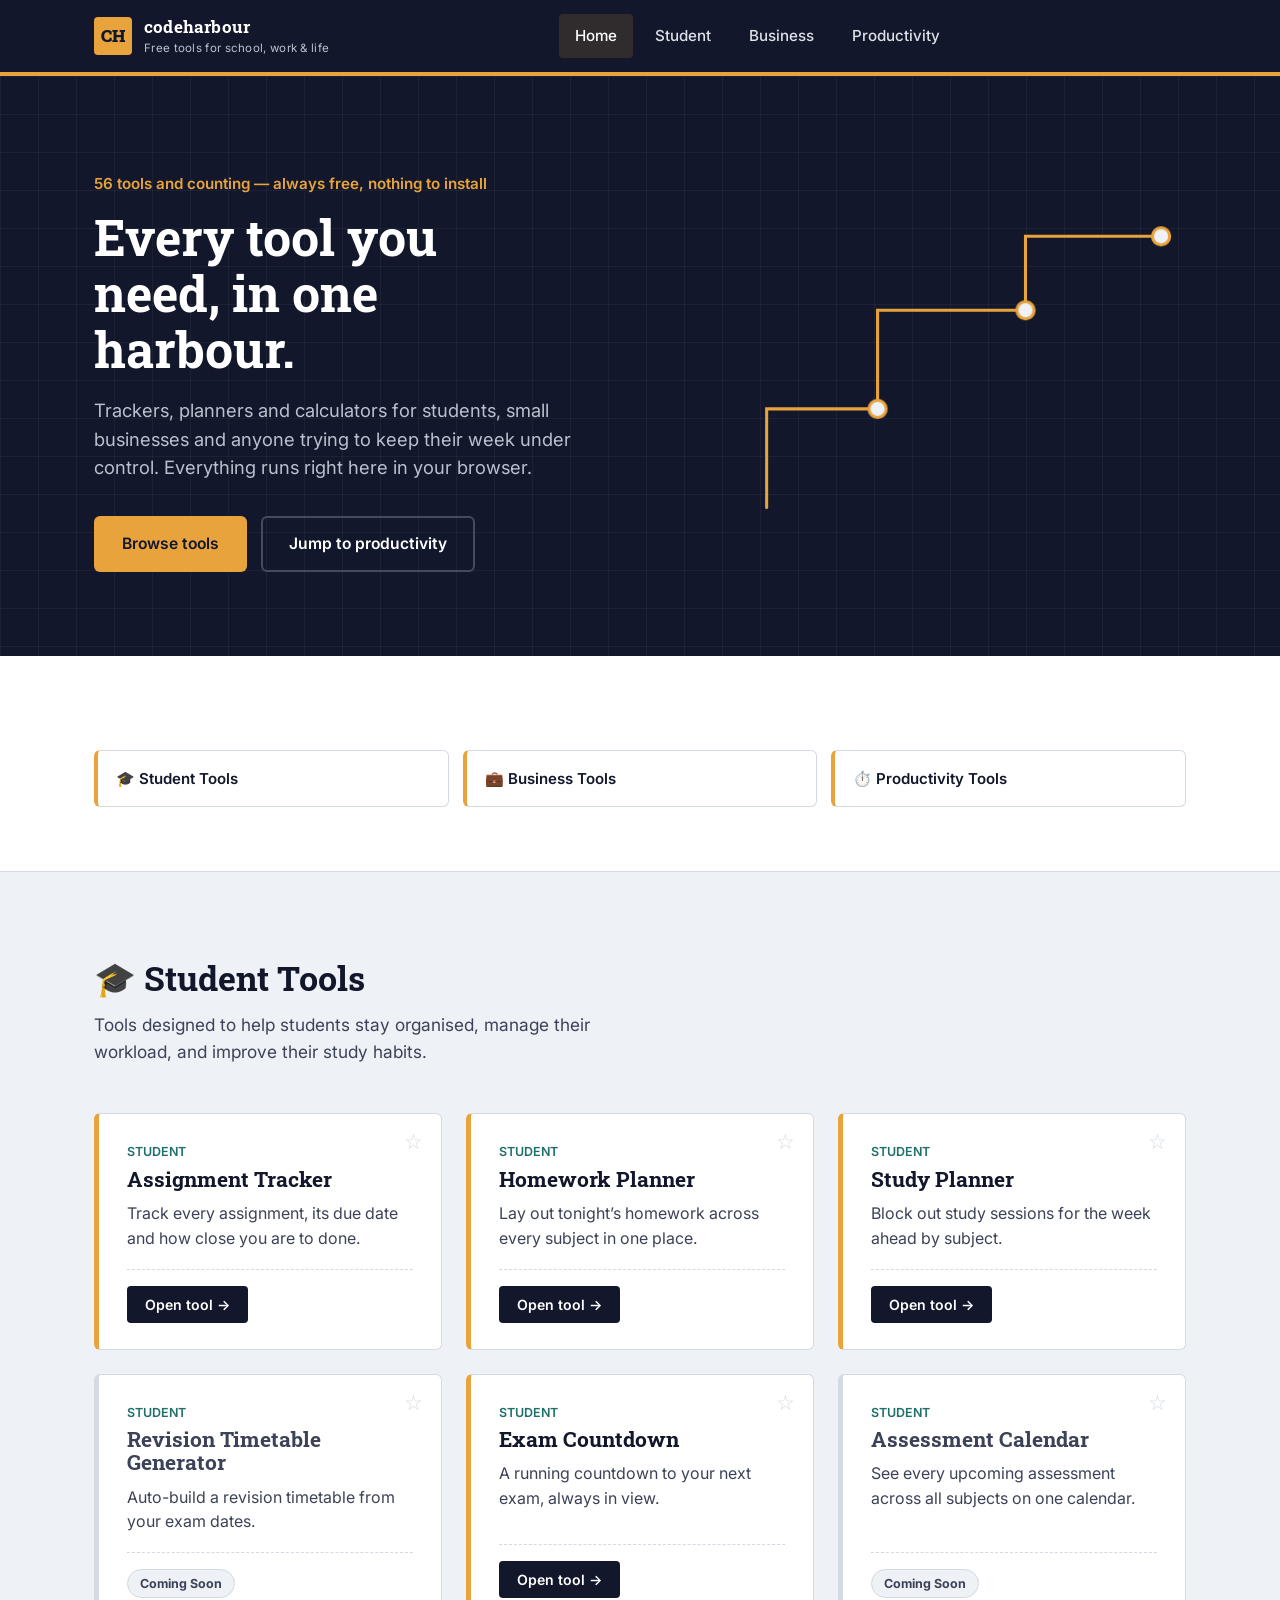
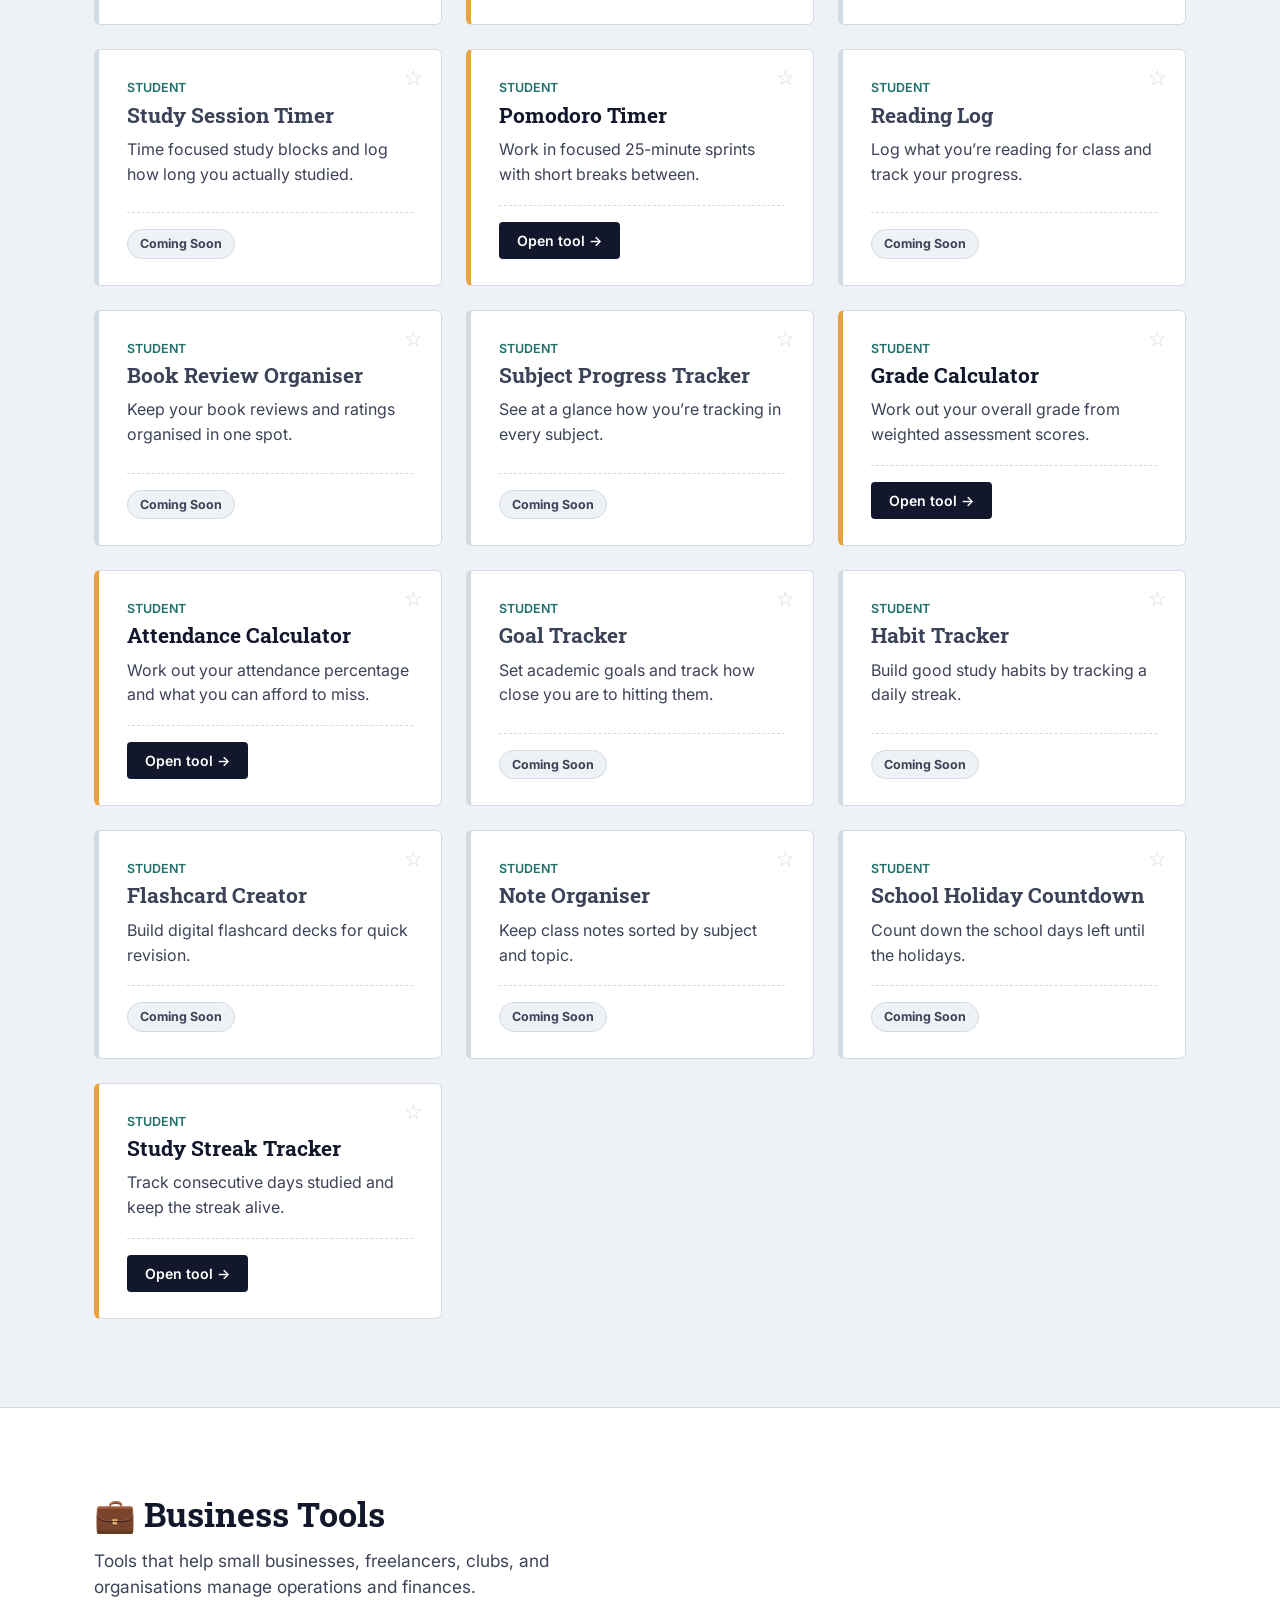
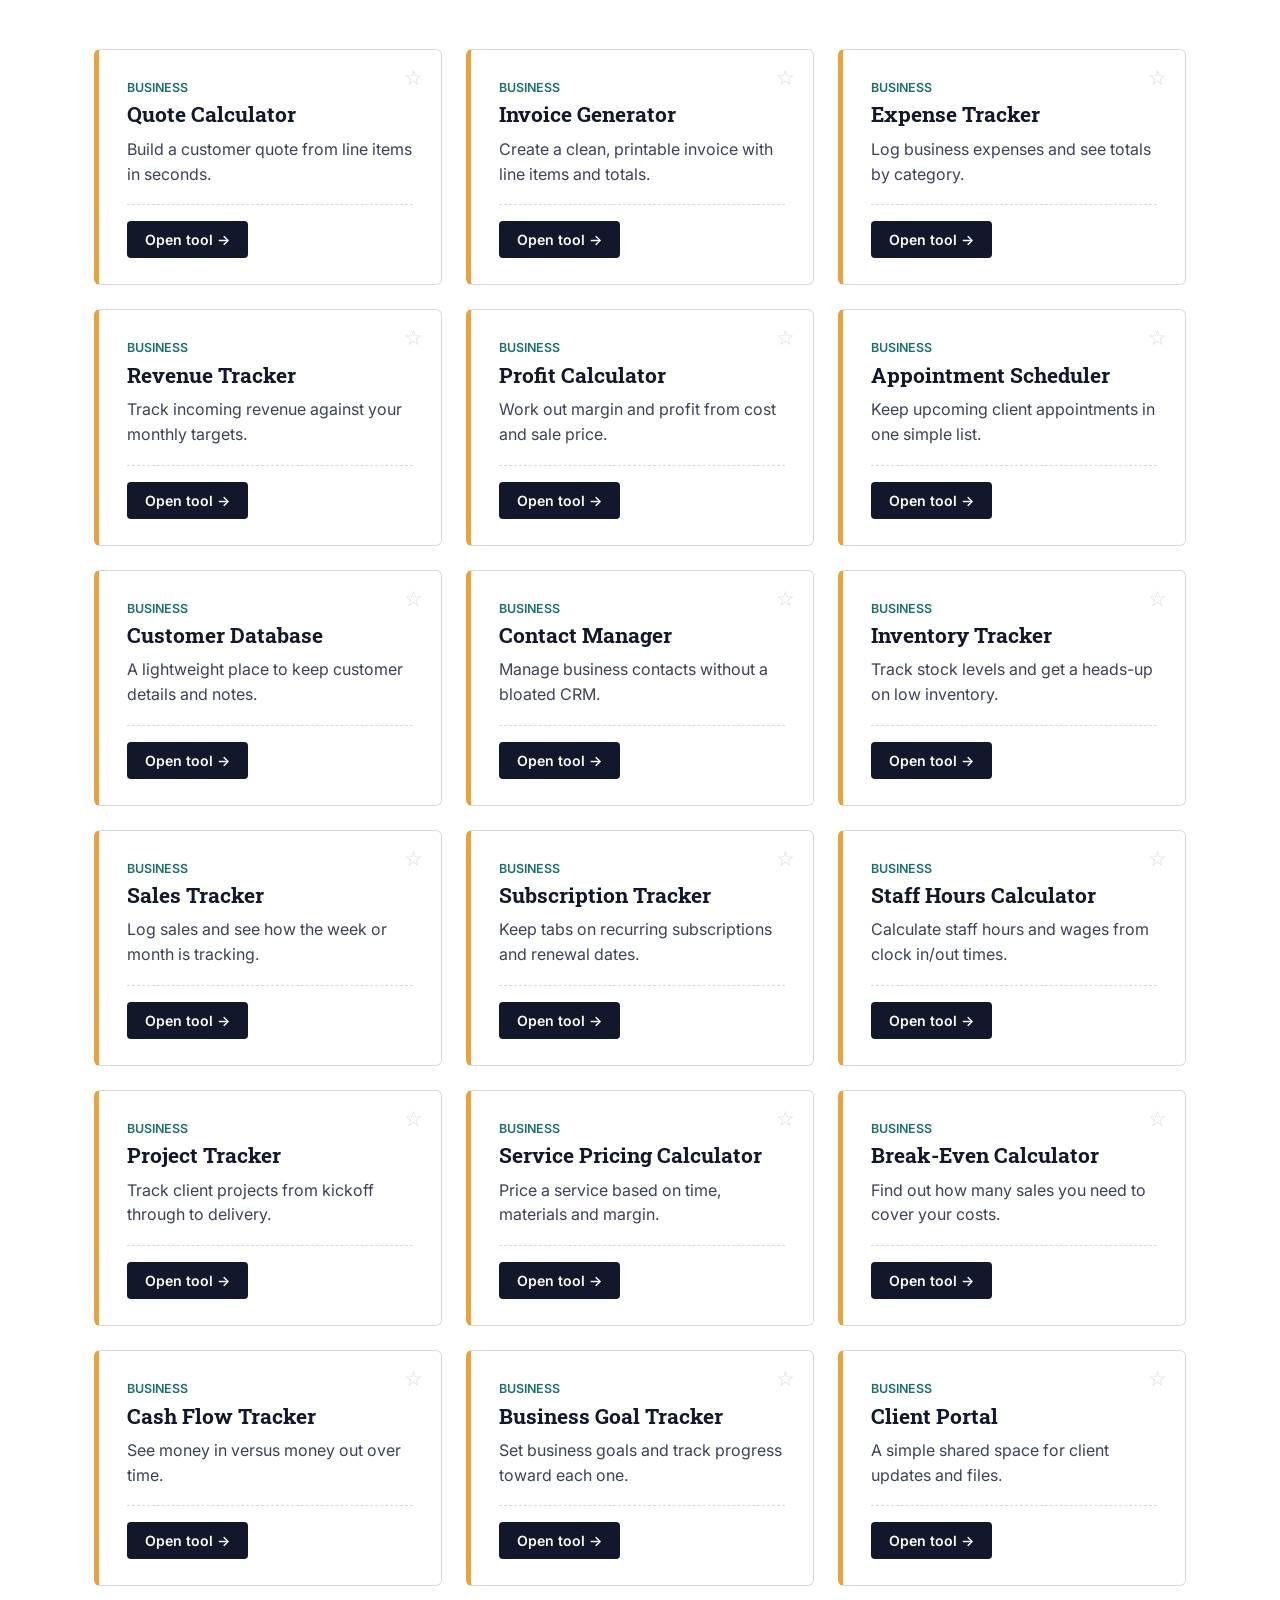
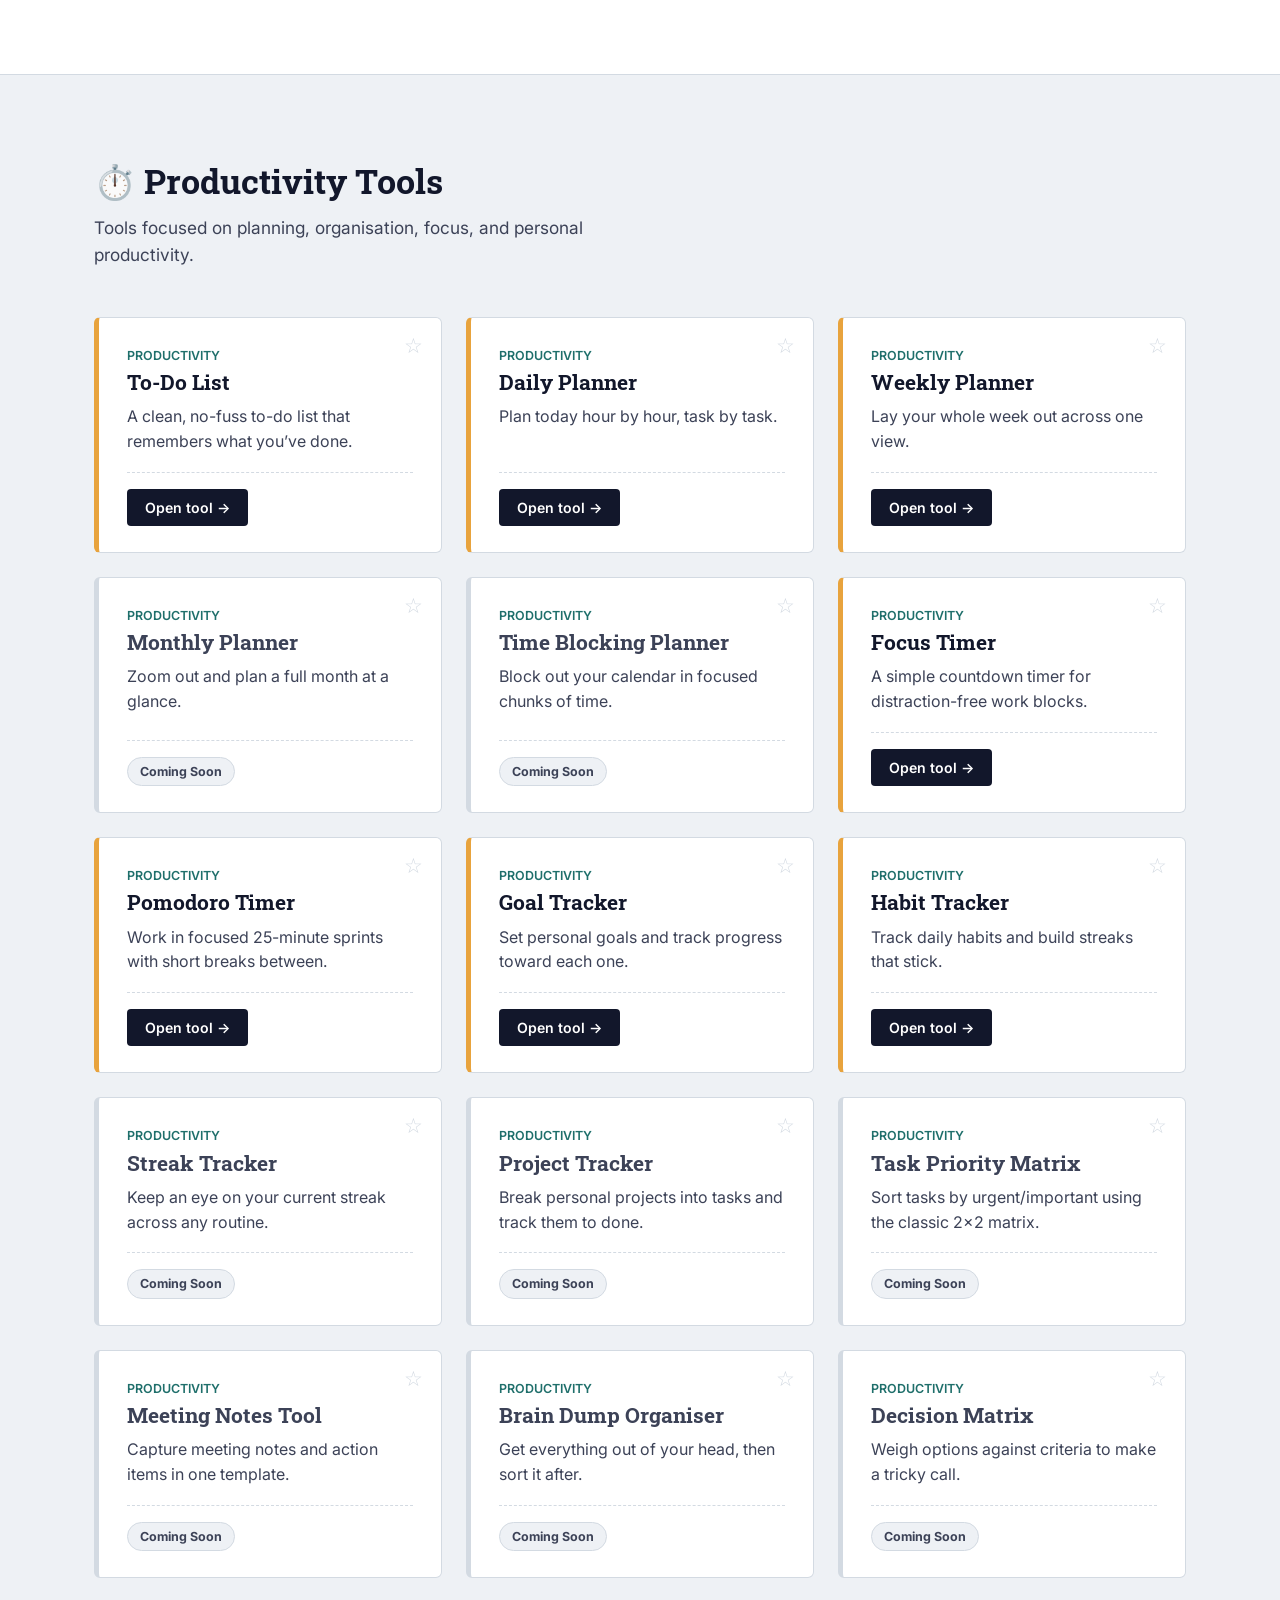
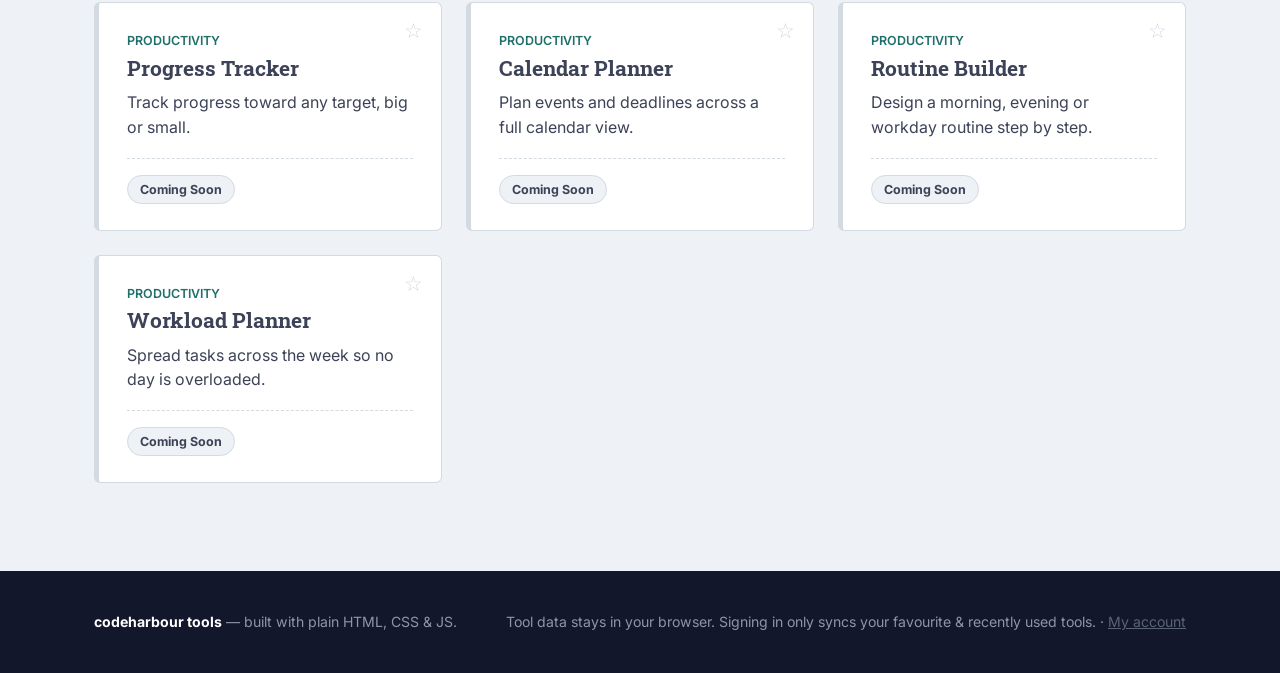
<file: index.html>
<!DOCTYPE html>
<html lang="en">
<head>
<meta charset="UTF-8">
<meta name="viewport" content="width=device-width, initial-scale=1.0">
<title>codeharbour tools — free trackers, planners &amp; calculators</title>
<meta name="description" content="Free browser-based tools for students, small businesses and anyone who wants their day organised. No sign-up, nothing saved to a server.">
<link rel="stylesheet" href="style.css">
</head>
<body>
<header class="nameplate"><div class="container"><a href="#top" class="brand"><span class="brand-mark">CH</span><span class="brand-name">codeharbour<span>Free tools for school, work &amp; life</span></span></a><button class="nav-toggle" aria-label="Open menu" aria-expanded="false">☰</button><ul class="nav-links"><li><a href="#top" aria-current="page">Home</a></li><li><a href="#student">Student</a></li><li><a href="#business">Business</a></li><li><a href="#productivity">Productivity</a></li></ul><div class="nav-auth" id="navAuth"></div></div></header>
<section class="hero" id="top"><div class="blueprint-grid" aria-hidden="true"></div><div class="container"><div class="hero-copy"><p class="eyebrow-note">56 tools and counting — always free, nothing to install</p><h1>Every tool you need, in one harbour.</h1><p class="lede">Trackers, planners and calculators for students, small businesses and anyone trying to keep their week under control. Everything runs right here in your browser.</p><div class="hero-buttons"><a href="#student" class="btn btn-primary">Browse tools</a><a href="#productivity" class="btn btn-outline">Jump to productivity</a></div></div><div class="trace-wrap" aria-hidden="true"><svg viewBox="0 0 360 300" xmlns="http://www.w3.org/2000/svg"><path class="trace-line" d="M20 260 L20 180 L110 180 L110 100 L230 100 L230 40 L340 40"/><circle class="trace-node n1" cx="110" cy="180" r="7"/><circle class="trace-node n2" cx="230" cy="100" r="7"/><circle class="trace-node n3" cx="340" cy="40" r="7"/></svg></div></div></section>
<section class="section-tight" style="background:var(--paper-raised); border-bottom:1px solid var(--line);"><div class="container service-picker"><div class="service-picker-grid"><a href="#student">🎓 Student Tools</a><a href="#business">💼 Business Tools</a><a href="#productivity">⏱️ Productivity Tools</a></div></div></section>
<section class="section" id="student"><div class="container"><div class="section-head"><h2>🎓 Student Tools</h2><p>Tools designed to help students stay organised, manage their workload, and improve their study habits.</p></div><div class="ticket-grid" id="grid-student"></div></div></section>
<section class="section" id="business" style="background:var(--paper-raised); border-top:1px solid var(--line); border-bottom:1px solid var(--line);"><div class="container"><div class="section-head"><h2>💼 Business Tools</h2><p>Tools that help small businesses, freelancers, clubs, and organisations manage operations and finances.</p></div><div class="ticket-grid" id="grid-business"></div></div></section>
<section class="section" id="productivity"><div class="container"><div class="section-head"><h2>⏱️ Productivity Tools</h2><p>Tools focused on planning, organisation, focus, and personal productivity.</p></div><div class="ticket-grid" id="grid-productivity"></div></div></section>
<footer><div class="container"><div><strong>codeharbour tools</strong> — built with plain HTML, CSS &amp; JS.</div><div>Tool data stays in your browser. Signing in only syncs your favourite &amp; recently used tools. · <a href="account.html" style="color:#5a6377;">My account</a></div></div></footer>
<div class="modal-overlay" id="modalOverlay"><div class="modal-panel" role="dialog" aria-modal="true" aria-labelledby="modalTitle"><div class="modal-head"><div><div class="ticket-ref" id="modalRef">TOOL</div><h2 id="modalTitle">Tool name</h2></div><button class="modal-close no-print" id="modalClose" aria-label="Close">✕</button></div><div class="modal-body" id="modalBody"></div></div></div>
<div class="toast" id="toast"></div>
<script src="supabase-config.js"></script><script src="tools-catalog.js"></script><script src="tools.js"></script><script src="tools-extra.js"></script><script src="tools-extra-2.js"></script><script src="tools-business-extra.js"></script><script type="module" src="auth-nav.js"></script>
</body></html>
</file>
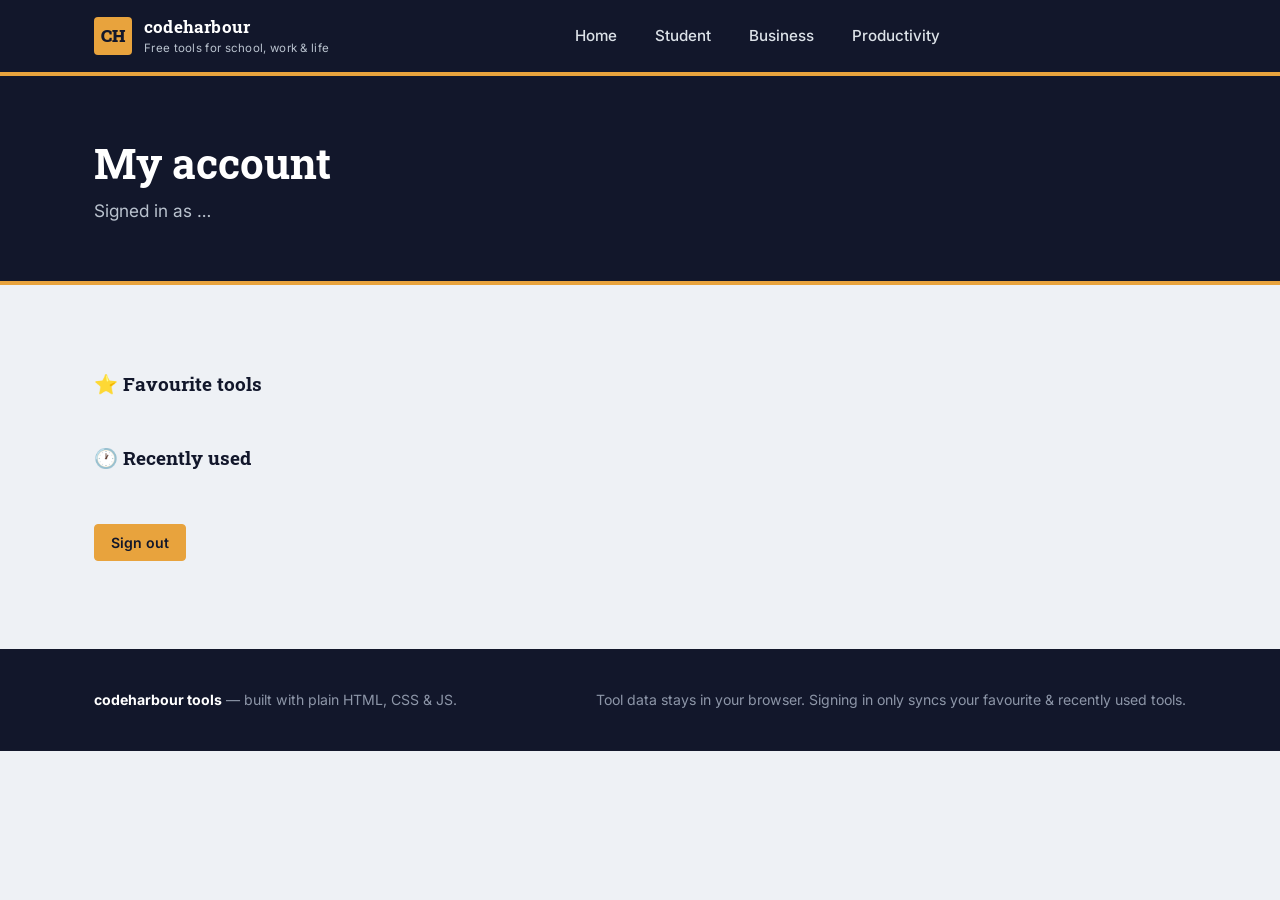
<file: account.html>
<!DOCTYPE html>
<html lang="en">
<head>
<meta charset="UTF-8">
<meta name="viewport" content="width=device-width, initial-scale=1.0">
<title>My account | codeharbour tools</title>
<link rel="stylesheet" href="style.css">
</head>
<body>

<header class="nameplate">
    <div class="container">
        <a href="index.html" class="brand">
            <span class="brand-mark">CH</span>
            <span class="brand-name">codeharbour<span>Free tools for school, work &amp; life</span></span>
        </a>
        <button class="nav-toggle" aria-label="Open menu" aria-expanded="false">☰</button>
        <ul class="nav-links">
            <li><a href="index.html">Home</a></li>
            <li><a href="index.html#student">Student</a></li>
            <li><a href="index.html#business">Business</a></li>
            <li><a href="index.html#productivity">Productivity</a></li>
        </ul>
        <div class="nav-auth" id="navAuth"></div>
    </div>
</header>

<section class="page-header">
    <div class="container">
        <h1>My account</h1>
        <p>Signed in as <span id="accountEmail">…</span></p>
    </div>
</section>

<section class="section">
    <div class="container">
        <h2 class="section-subhead" style="margin-top:0;">⭐ Favourite tools</h2>
        <div class="ticket-grid" id="favGrid"></div>
        <p class="empty-note" id="favEmpty" style="display:none;">No favourites yet — tap the star on any tool card to save it here.</p>

        <h2 class="section-subhead">🕐 Recently used</h2>
        <div class="ticket-grid" id="recentGrid"></div>
        <p class="empty-note" id="recentEmpty" style="display:none;">Nothing opened yet — your last few tools will show up here.</p>

        <div style="margin-top:40px;">
            <button class="btn-nav filled" id="signOutBtn" type="button">Sign out</button>
        </div>
    </div>
</section>

<footer>
    <div class="container">
        <div><strong>codeharbour tools</strong> — built with plain HTML, CSS &amp; JS.</div>
        <div>Tool data stays in your browser. Signing in only syncs your favourite &amp; recently used tools.</div>
    </div>
</footer>

<script src="supabase-config.js"></script>
<script src="tools-catalog.js"></script>
<script type="module" src="account.js"></script>
<script type="module" src="auth-nav.js"></script>
</body>
</html>
</file>
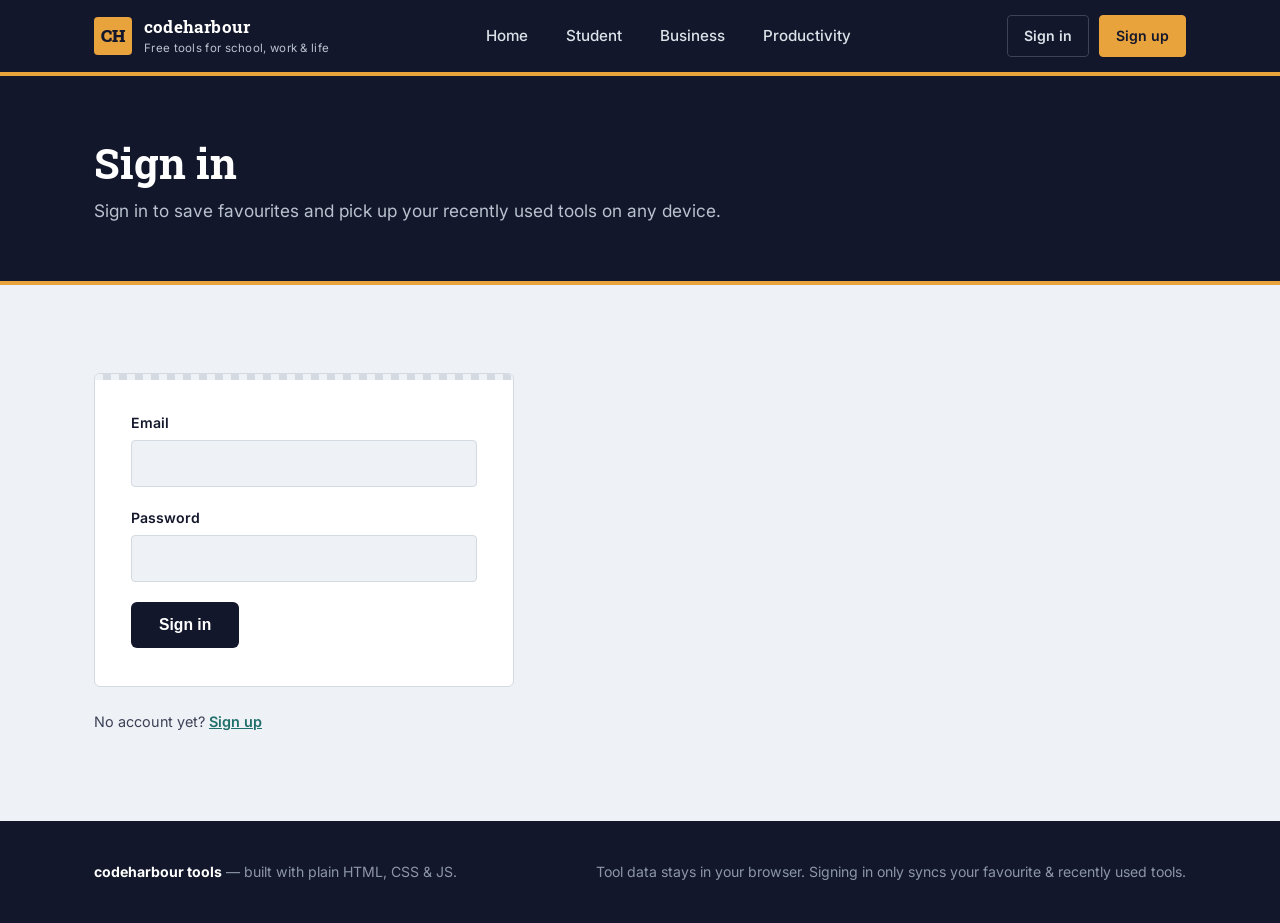
<file: signin.html>
<!DOCTYPE html>
<html lang="en">
<head>
<meta charset="UTF-8">
<meta name="viewport" content="width=device-width, initial-scale=1.0">
<title>Sign in | codeharbour tools</title>
<link rel="stylesheet" href="style.css">
</head>
<body>

<header class="nameplate">
    <div class="container">
        <a href="index.html" class="brand">
            <span class="brand-mark">CH</span>
            <span class="brand-name">codeharbour<span>Free tools for school, work &amp; life</span></span>
        </a>
        <button class="nav-toggle" aria-label="Open menu" aria-expanded="false">☰</button>
        <ul class="nav-links">
            <li><a href="index.html">Home</a></li>
            <li><a href="index.html#student">Student</a></li>
            <li><a href="index.html#business">Business</a></li>
            <li><a href="index.html#productivity">Productivity</a></li>
        </ul>
        <div class="nav-auth">
            <a class="btn-nav" href="signin.html" aria-current="page">Sign in</a>
            <a class="btn-nav filled" href="signup.html">Sign up</a>
        </div>
    </div>
</header>

<section class="page-header">
    <div class="container">
        <h1>Sign in</h1>
        <p>Sign in to save favourites and pick up your recently used tools on any device.</p>
    </div>
</section>

<section class="section">
    <div class="container">
        <form id="signinForm" class="intake" style="max-width:420px;" novalidate>
            <div class="field">
                <label for="email">Email</label>
                <input type="email" id="email" name="email" required autocomplete="username">
            </div>
            <div class="field">
                <label for="password">Password</label>
                <input type="password" id="password" name="password" required autocomplete="current-password">
            </div>
            <button type="submit">Sign in</button>
            <div class="form-status err" id="signinError" role="alert">Sign-in failed — check your email and password.</div>
        </form>
        <p style="margin-top:24px; font-size:.9rem; color:var(--ink-soft);">
            No account yet? <a href="signup.html" style="color:var(--teal); font-weight:600;">Sign up</a>
        </p>
    </div>
</section>

<footer>
    <div class="container">
        <div><strong>codeharbour tools</strong> — built with plain HTML, CSS &amp; JS.</div>
        <div>Tool data stays in your browser. Signing in only syncs your favourite &amp; recently used tools.</div>
    </div>
</footer>

<script src="supabase-config.js"></script>
<script type="module" src="signin.js"></script>
</body>
</html>
</file>
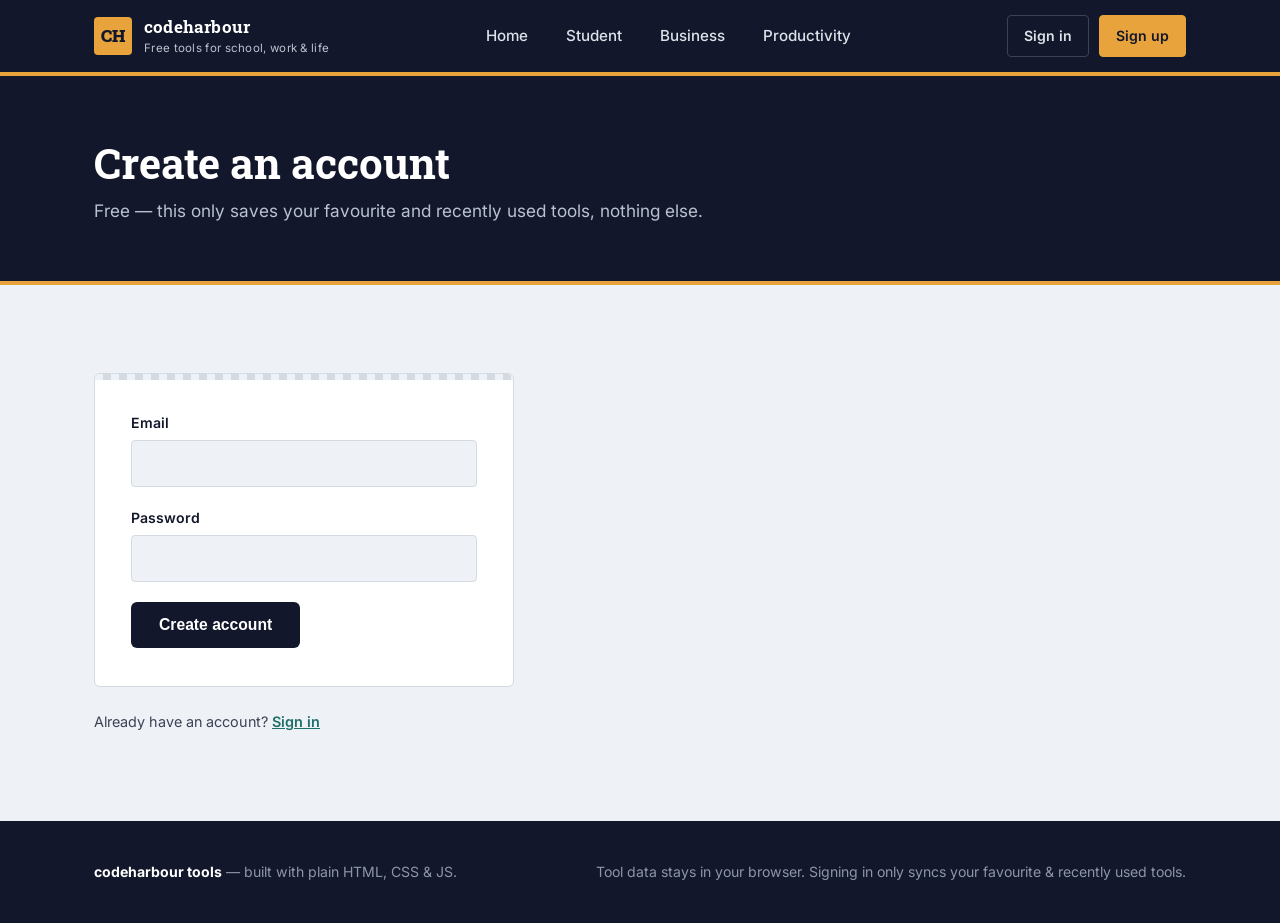
<file: signup.html>
<!DOCTYPE html>
<html lang="en">
<head>
<meta charset="UTF-8">
<meta name="viewport" content="width=device-width, initial-scale=1.0">
<title>Sign up | codeharbour tools</title>
<link rel="stylesheet" href="style.css">
</head>
<body>

<header class="nameplate">
    <div class="container">
        <a href="index.html" class="brand">
            <span class="brand-mark">CH</span>
            <span class="brand-name">codeharbour<span>Free tools for school, work &amp; life</span></span>
        </a>
        <button class="nav-toggle" aria-label="Open menu" aria-expanded="false">☰</button>
        <ul class="nav-links">
            <li><a href="index.html">Home</a></li>
            <li><a href="index.html#student">Student</a></li>
            <li><a href="index.html#business">Business</a></li>
            <li><a href="index.html#productivity">Productivity</a></li>
        </ul>
        <div class="nav-auth">
            <a class="btn-nav" href="signin.html">Sign in</a>
            <a class="btn-nav filled" href="signup.html" aria-current="page">Sign up</a>
        </div>
    </div>
</header>

<section class="page-header">
    <div class="container">
        <h1>Create an account</h1>
        <p>Free — this only saves your favourite and recently used tools, nothing else.</p>
    </div>
</section>

<section class="section">
    <div class="container">
        <form id="signupForm" class="intake" style="max-width:420px;" novalidate>
            <div class="field">
                <label for="email">Email</label>
                <input type="email" id="email" name="email" required autocomplete="username">
            </div>
            <div class="field">
                <label for="password">Password</label>
                <input type="password" id="password" name="password" required minlength="6" autocomplete="new-password">
            </div>
            <button type="submit">Create account</button>
            <div class="form-status err" id="signupError" role="alert"></div>
            <div class="form-status ok" id="signupStatus" role="status"></div>
        </form>
        <p style="margin-top:24px; font-size:.9rem; color:var(--ink-soft);">
            Already have an account? <a href="signin.html" style="color:var(--teal); font-weight:600;">Sign in</a>
        </p>
    </div>
</section>

<footer>
    <div class="container">
        <div><strong>codeharbour tools</strong> — built with plain HTML, CSS &amp; JS.</div>
        <div>Tool data stays in your browser. Signing in only syncs your favourite &amp; recently used tools.</div>
    </div>
</footer>

<script src="supabase-config.js"></script>
<script type="module" src="signup.js"></script>
</body>
</html>
</file>
<file: style.css>
@import url('https://fonts.googleapis.com/css2?family=Roboto+Slab:wght@500;700;900&family=Inter:wght@400;500;600&display=swap');

:root{
    --ink:#12172B;
    --ink-soft:#3C4257;
    --paper:#EEF1F5;
    --paper-raised:#FFFFFF;
    --amber:#E8A33D;
    --amber-deep:#C87F1F;
    --teal:#1F6F6B;
    --line:#D3DAE2;
    --radius:6px;
    --container:1140px;
}

*,*::before,*::after{ box-sizing:border-box; }

html{ scroll-behavior:smooth; }

body{
    margin:0;
    background:var(--paper);
    color:var(--ink);
    font-family:'Inter',Arial,sans-serif;
    font-size:16px;
    line-height:1.55;
    -webkit-font-smoothing:antialiased;
}

h1,h2,h3{
    font-family:'Roboto Slab',Georgia,serif;
    font-weight:700;
    line-height:1.12;
    margin:0;
    color:var(--ink);
}

p{ margin:0; color:var(--ink-soft); max-width:62ch; }

a{ color:inherit; }

.container{
    max-width:var(--container);
    margin:0 auto;
    padding:0 24px;
}

:focus-visible{
    outline:3px solid var(--amber-deep);
    outline-offset:2px;
}

/* ---------- Nameplate nav ---------- */

.nameplate{
    background:var(--ink);
    border-bottom:4px solid var(--amber);
}

.nameplate .container{
    display:flex;
    align-items:center;
    justify-content:space-between;
    padding-top:14px;
    padding-bottom:14px;
}

.brand{
    display:flex;
    align-items:center;
    gap:12px;
    text-decoration:none;
}

.brand-mark{
    width:38px;
    height:38px;
    background:var(--amber);
    border-radius:4px;
    display:flex;
    align-items:center;
    justify-content:center;
    font-family:'Roboto Slab',serif;
    font-weight:900;
    color:var(--ink);
    font-size:1.05rem;
    flex-shrink:0;
}

.brand-name{
    font-family:'Roboto Slab',serif;
    font-weight:700;
    color:#fff;
    font-size:1.05rem;
    letter-spacing:.2px;
}

.brand-name span{
    display:block;
    font-family:'Inter',sans-serif;
    font-weight:400;
    font-size:.72rem;
    color:#B9C2CE;
    letter-spacing:.3px;
}

.nav-links{
    display:flex;
    gap:6px;
    list-style:none;
    margin:0;
    padding:0;
}

.nav-links a{
    display:block;
    padding:10px 16px;
    color:#DCE2E8;
    text-decoration:none;
    font-size:.95rem;
    font-weight:500;
    border-radius:4px;
    transition:background .15s ease, color .15s ease;
}

.nav-links a:hover,
.nav-links a[aria-current="page"]{
    background:rgba(232,163,61,0.14);
    color:#fff;
}

.nav-toggle{
    display:none;
    background:none;
    border:1px solid #3C4257;
    border-radius:4px;
    color:#fff;
    width:42px;
    height:38px;
    font-size:1.2rem;
    cursor:pointer;
}

/* ---------- Hero ---------- */

.hero{
    position:relative;
    background:var(--ink);
    color:#fff;
    overflow:hidden;
    padding:96px 0 84px;
}

.hero .blueprint-grid{
    position:absolute;
    inset:0;
    background-image:
        linear-gradient(rgba(255,255,255,0.045) 1px, transparent 1px),
        linear-gradient(90deg, rgba(255,255,255,0.045) 1px, transparent 1px);
    background-size:38px 38px;
    pointer-events:none;
}

.hero .container{
    position:relative;
    display:grid;
    grid-template-columns:1.15fr .85fr;
    gap:48px;
    align-items:center;
}

.hero-copy .eyebrow-note{
    color:var(--amber);
    font-weight:600;
    font-size:.95rem;
    margin-bottom:14px;
}

.hero h1{
    font-size:3.1rem;
    color:#fff;
    max-width:14ch;
}

.hero p.lede{
    color:#B9C2CE;
    font-size:1.15rem;
    margin-top:20px;
    max-width:42ch;
}

.hero-buttons{
    display:flex;
    gap:14px;
    margin-top:34px;
    flex-wrap:wrap;
}

.btn{
    display:inline-block;
    padding:14px 26px;
    border-radius:var(--radius);
    text-decoration:none;
    font-weight:600;
    font-size:.98rem;
    border:2px solid transparent;
    transition:transform .12s ease, background .15s ease;
}

.btn:hover{ transform:translateY(-1px); }

.btn-primary{ background:var(--amber); color:var(--ink); }
.btn-primary:hover{ background:#f0b45a; }

.btn-outline{ background:transparent; color:#fff; border-color:#454B5F; }
.btn-outline:hover{ border-color:var(--amber); }

/* Circuit trace SVG */
.trace-wrap{ position:relative; }
.trace-wrap svg{ width:100%; height:auto; display:block; }

.trace-line{
    fill:none;
    stroke:var(--amber);
    stroke-width:2.5;
    stroke-linecap:round;
    stroke-dasharray:900;
    stroke-dashoffset:900;
    animation:draw 2.4s ease forwards .3s;
}

.trace-node{
    fill:var(--paper);
    stroke:var(--amber);
    stroke-width:2.5;
    opacity:0;
    animation:pop .5s ease forwards;
}

.trace-node.n1{ animation-delay:.9s; }
.trace-node.n2{ animation-delay:1.5s; }
.trace-node.n3{ animation-delay:2.1s; }

@keyframes draw{ to{ stroke-dashoffset:0; } }
@keyframes pop{ from{ opacity:0; transform:scale(.4); } to{ opacity:1; transform:scale(1); } }

@media (prefers-reduced-motion:reduce){
    .trace-line, .trace-node{ animation:none; stroke-dashoffset:0; opacity:1; }
    html{ scroll-behavior:auto; }
}

/* ---------- Preview / section headers ---------- */

.section{ padding:88px 0; }
.section-tight{ padding:64px 0; }

.section-head{
    max-width:56ch;
    margin-bottom:48px;
}

.section-head h2{ font-size:2.1rem; }
.section-head p{ margin-top:14px; font-size:1.08rem; }

.page-header{
    background:var(--ink);
    color:#fff;
    padding:64px 0 56px;
    border-bottom:4px solid var(--amber);
}

.page-header h1{ color:#fff; font-size:2.6rem; }
.page-header p{ color:#B9C2CE; margin-top:12px; font-size:1.08rem; }

/* ---------- Service tickets (cards) ---------- */

.ticket-grid{
    display:grid;
    grid-template-columns:repeat(auto-fit,minmax(280px,1fr));
    gap:24px;
}

.ticket{
    background:var(--paper-raised);
    border:1px solid var(--line);
    border-left:5px solid var(--amber);
    border-radius:var(--radius);
    padding:28px 28px 26px;
}

.ticket h3{ font-size:1.3rem; }
.ticket h2{ font-size:1.3rem; }

.ticket .ticket-ref{
    font-size:.78rem;
    color:var(--teal);
    font-weight:600;
    margin-bottom:6px;
}

.ticket p{ margin-top:10px; }

.ticket ul{
    margin:16px 0 0;
    padding-left:0;
    list-style:none;
    border-top:1px dashed var(--line);
    padding-top:14px;
}

.ticket li{
    position:relative;
    padding-left:20px;
    margin-bottom:8px;
    color:var(--ink-soft);
    font-size:.94rem;
}

.ticket li::before{
    content:"";
    position:absolute;
    left:0; top:8px;
    width:8px; height:8px;
    background:var(--teal);
    border-radius:1px;
}

/* ---------- Pricing receipts ---------- */

.receipt-grid{
    display:grid;
    grid-template-columns:repeat(auto-fit,minmax(260px,1fr));
    gap:24px;
    align-items:start;
}

.receipt{
    background:var(--paper-raised);
    border:1px solid var(--line);
    border-radius:var(--radius);
    position:relative;
    padding:30px 28px 28px;
}

.receipt::before{
    content:"";
    position:absolute;
    top:0; left:0; right:0;
    height:6px;
    background:repeating-linear-gradient(90deg, var(--paper) 0 8px, transparent 8px 16px);
    background-color:var(--line);
    border-radius:var(--radius) var(--radius) 0 0;
}

.receipt.featured{
    border-color:var(--amber);
    box-shadow:0 14px 30px -18px rgba(200,127,31,.55);
}

.receipt .tag{
    display:inline-block;
    background:var(--amber);
    color:var(--ink);
    font-size:.74rem;
    font-weight:700;
    padding:3px 10px;
    border-radius:3px;
    margin-bottom:14px;
}

.receipt h2{ font-size:1.2rem; }

.receipt .price{
    font-family:'Roboto Slab',serif;
    font-size:2.1rem;
    font-weight:700;
    margin-top:10px;
    color:var(--ink);
}

.receipt .price span{
    font-family:'Inter',sans-serif;
    font-size:.95rem;
    font-weight:400;
    color:var(--ink-soft);
}

.receipt p.desc{ margin-top:12px; }

.receipt hr{
    border:none;
    border-top:1px dashed var(--line);
    margin:20px 0;
}

.receipt ul{ list-style:none; margin:0; padding:0; }
.receipt li{
    display:flex;
    justify-content:space-between;
    gap:10px;
    font-size:.92rem;
    color:var(--ink-soft);
    padding:6px 0;
}

/* ---------- How we work (real sequence) ---------- */

.steps{
    display:grid;
    grid-template-columns:repeat(auto-fit,minmax(220px,1fr));
    gap:28px;
}

.step{ position:relative; padding-left:2px; }

.step .step-no{
    font-family:'Roboto Slab',serif;
    font-size:2.4rem;
    color:var(--amber);
    line-height:1;
}

.step h3{ margin-top:10px; font-size:1.1rem; }
.step p{ margin-top:8px; font-size:.95rem; }

/* ---------- Content / about ---------- */

.content-block{ max-width:68ch; }
.content-block p + p{ margin-top:18px; }

.split{
    display:grid;
    grid-template-columns:1fr 1fr;
    gap:56px;
    align-items:start;
}

/* ---------- Form (intake ticket) ---------- */

.intake{
    max-width:640px;
    background:var(--paper-raised);
    border:1px solid var(--line);
    border-radius:var(--radius);
    padding:38px 36px;
    position:relative;
}

.intake::before{
    content:"";
    position:absolute;
    top:0; left:0; right:0;
    height:6px;
    background:repeating-linear-gradient(90deg, var(--paper) 0 8px, transparent 8px 16px);
    background-color:var(--line);
    border-radius:var(--radius) var(--radius) 0 0;
}

.field{
    display:flex;
    flex-direction:column;
    gap:6px;
    margin-bottom:20px;
}

.field label{
    font-size:.88rem;
    font-weight:600;
    color:var(--ink);
}

input,select,textarea{
    padding:13px 14px;
    border:1px solid var(--line);
    border-radius:4px;
    font-family:'Inter',sans-serif;
    font-size:.98rem;
    background:var(--paper);
    color:var(--ink);
}

textarea{ min-height:120px; resize:vertical; }

input:focus,select:focus,textarea:focus{
    outline:2px solid var(--teal);
    outline-offset:1px;
    background:#fff;
}

button[type="submit"]{
    background:var(--ink);
    color:#fff;
    border:none;
    padding:14px 28px;
    border-radius:var(--radius);
    font-weight:600;
    font-size:.98rem;
    cursor:pointer;
    transition:background .15s ease;
}

button[type="submit"]:hover{ background:#232A45; }

.form-note{
    margin-top:18px;
    font-size:.86rem;
    color:var(--ink-soft);
}

.form-status{
    margin-top:16px;
    padding:12px 14px;
    border-radius:4px;
    font-size:.92rem;
    display:none;
}

.form-status.show{ display:block; }
.form-status.ok{ background:#E7F3EF; color:var(--teal); border:1px solid #BEDDD4; }

/* ---------- Contact strip ---------- */

.contact-strip{
    display:grid;
    grid-template-columns:repeat(auto-fit,minmax(180px,1fr));
    gap:24px;
    margin-top:44px;
    padding-top:36px;
    border-top:1px solid var(--line);
}

.contact-strip h3{ font-size:.95rem; }
.contact-strip p{ margin-top:6px; font-size:.92rem; }

/* ---------- Footer ---------- */

footer{
    background:var(--ink);
    color:#8D96A8;
    padding:40px 0;
    font-size:.88rem;
}

footer .container{
    display:flex;
    justify-content:space-between;
    flex-wrap:wrap;
    gap:12px;
}

footer strong{ color:#fff; }

/* ---------- Responsive ---------- */

@media (max-width:860px){
    .hero .container{ grid-template-columns:1fr; }
    .hero h1{ font-size:2.4rem; max-width:none; }
    .split{ grid-template-columns:1fr; gap:32px; }
    .nav-links{
        position:absolute;
        top:100%; left:0; right:0;
        background:var(--ink);
        flex-direction:column;
        padding:8px 24px 18px;
        display:none;
        border-bottom:4px solid var(--amber);
    }
    .nav-links.open{ display:flex; }
    .nav-toggle{ display:block; }
    .nameplate .container{ position:relative; }
}

@media (max-width:560px){
    .hero{ padding:64px 0 56px; }
    .hero h1{ font-size:2rem; }
    .section{ padding:64px 0; }
    .page-header{ padding:48px 0 40px; }
    .page-header h1{ font-size:2rem; }
}

/* ---------- Nav auth buttons ---------- */

.nav-auth{
    display:flex;
    align-items:center;
    gap:10px;
}

.btn-nav{
    padding:9px 16px;
    border-radius:4px;
    font-size:.88rem;
    font-weight:600;
    text-decoration:none;
    cursor:pointer;
    border:1px solid #3C4257;
    background:transparent;
    color:#DCE2E8;
    font-family:'Inter',sans-serif;
    transition:background .15s ease, border-color .15s ease;
}

.btn-nav:hover{ border-color:var(--amber); color:#fff; }

.btn-nav.filled{
    background:var(--amber);
    color:var(--ink);
    border-color:var(--amber);
}

.btn-nav.filled:hover{ background:#f0b45a; }

/* ---------- Toast ---------- */

.toast{
    position:fixed;
    left:50%;
    bottom:28px;
    transform:translate(-50%, 16px);
    background:var(--ink);
    color:#fff;
    border:1px solid #3C4257;
    border-left:4px solid var(--amber);
    padding:14px 20px;
    border-radius:6px;
    font-size:.92rem;
    box-shadow:0 16px 34px -14px rgba(0,0,0,.45);
    opacity:0;
    pointer-events:none;
    transition:opacity .2s ease, transform .2s ease;
    z-index:50;
    max-width:min(90vw, 360px);
}

.toast.show{
    opacity:1;
    transform:translate(-50%, 0);
}

/* ---------- Widget cards (services) ---------- */

.widget-card{
    display:flex;
    flex-direction:column;
}

.widget-card .ticket-ref{ display:flex; align-items:center; gap:8px; }

.widget-card .code-chip{
    width:26px; height:26px;
    background:var(--ink);
    color:var(--amber);
    border-radius:4px;
    display:inline-flex;
    align-items:center;
    justify-content:center;
    font-family:'Roboto Slab',serif;
    font-weight:700;
    font-size:.72rem;
}

.widget-price-row{
    margin-top:18px;
    padding-top:14px;
    border-top:1px dashed var(--line);
    display:flex;
    align-items:baseline;
    justify-content:space-between;
    gap:10px;
}

.widget-price{
    font-family:'Roboto Slab',serif;
    font-weight:700;
    font-size:1.5rem;
    color:var(--ink);
}

.widget-price small{
    font-family:'Inter',sans-serif;
    font-weight:400;
    font-size:.72rem;
    color:var(--ink-soft);
    display:block;
    margin-top:2px;
}

.widget-card .btn-quote{
    margin-top:16px;
    display:block;
    text-align:center;
    background:var(--ink);
    color:#fff;
    padding:12px;
    border-radius:var(--radius);
    text-decoration:none;
    font-weight:600;
    font-size:.92rem;
    transition:background .15s ease;
}

.widget-card .btn-quote:hover{ background:#232A45; }

/* ---------- Quote / configurator page ---------- */

.quote-layout{
    display:grid;
    grid-template-columns:1.1fr .9fr;
    gap:40px;
    align-items:start;
}

.quote-service-head{
    display:flex;
    align-items:center;
    gap:14px;
    margin-bottom:8px;
}

.quote-service-head .code-chip{
    width:44px; height:44px;
    font-size:1rem;
}

.feature-list{
    margin-top:24px;
    display:flex;
    flex-direction:column;
    gap:2px;
}

.feature-row{
    display:flex;
    align-items:center;
    justify-content:space-between;
    gap:14px;
    padding:14px 4px;
    border-bottom:1px solid var(--line);
    cursor:pointer;
}

.feature-row:last-child{ border-bottom:none; }

.feature-row .feature-label{
    display:flex;
    align-items:flex-start;
    gap:12px;
    font-size:.96rem;
    color:var(--ink);
}

.feature-row input[type="checkbox"]{
    width:18px; height:18px;
    margin-top:2px;
    accent-color:var(--teal);
    flex-shrink:0;
}

.feature-row .feature-add{
    font-size:.9rem;
    color:var(--teal);
    font-weight:600;
    white-space:nowrap;
}

.bullet-list{
    list-style:none;
    margin:22px 0 0;
    padding:0;
}

.bullet-list li{
    position:relative;
    padding:10px 0 10px 20px;
    border-bottom:1px solid var(--line);
    color:var(--ink-soft);
    font-size:.96rem;
}

.bullet-list li:last-child{ border-bottom:none; }

.bullet-list li::before{
    content:"";
    position:absolute;
    left:0; top:18px;
    width:8px; height:8px;
    background:var(--teal);
    border-radius:1px;
}

.price-summary{
    position:sticky;
    top:24px;
    background:var(--paper-raised);
    border:1px solid var(--line);
    border-radius:var(--radius);
    padding:26px;
}

.price-summary h3{ font-size:1rem; }

.price-summary .line{
    display:flex;
    justify-content:space-between;
    font-size:.92rem;
    color:var(--ink-soft);
    padding:8px 0;
}

.price-summary .line.total{
    border-top:1px dashed var(--line);
    margin-top:8px;
    padding-top:14px;
    font-weight:700;
    color:var(--ink);
    font-size:1.05rem;
}

.price-summary .total-value{
    font-family:'Roboto Slab',serif;
}

.price-summary .btn-primary{
    width:100%;
    text-align:center;
    margin-top:18px;
    border:none;
    font-family:'Inter',sans-serif;
}

.service-picker{
    margin-top:30px;
}

.service-picker-grid{
    display:grid;
    grid-template-columns:repeat(auto-fit,minmax(200px,1fr));
    gap:14px;
    margin-top:18px;
}

.service-picker-grid a{
    display:block;
    background:var(--paper-raised);
    border:1px solid var(--line);
    border-left:4px solid var(--amber);
    border-radius:var(--radius);
    padding:16px 18px;
    text-decoration:none;
    color:var(--ink);
    font-weight:600;
    font-size:.94rem;
}

.service-picker-grid a:hover{ border-left-color:var(--teal); }

@media (max-width:860px){
    .quote-layout{ grid-template-columns:1fr; }
    .price-summary{ position:static; }
}

/* ---------- Form status: error variant ---------- */

.form-status.err{
    background:#FBEAEA;
    color:#A5322A;
    border:1px solid #F0C6C2;
}

/* ---------- Admin ledger table ---------- */

.ledger-wrap{
    background:var(--paper-raised);
    border:1px solid var(--line);
    border-radius:var(--radius);
    overflow-x:auto;
}

.ledger-table{
    width:100%;
    border-collapse:collapse;
    min-width:720px;
}

.ledger-table th{
    text-align:left;
    font-family:'Roboto Slab',serif;
    font-weight:700;
    font-size:.85rem;
    color:var(--ink);
    padding:14px 18px;
    border-bottom:2px solid var(--ink);
    background:var(--paper);
    white-space:nowrap;
}

.ledger-table td{
    padding:14px 18px;
    border-bottom:1px solid var(--line);
    font-size:.92rem;
    color:var(--ink-soft);
    vertical-align:top;
}

.ledger-table td:first-child{ color:var(--ink); font-weight:600; }

.ledger-table tr:last-child td{ border-bottom:none; }

.ledger-table td:nth-child(4){ max-width:360px; white-space:pre-wrap; }

.empty-state{
    display:none;
    padding:40px;
    text-align:center;
    color:var(--ink-soft);
    font-size:.95rem;
}

.empty-state.show{ display:block; }

/* ---------- Tag / bubble input (quote page extras) ---------- */

.tag-input-wrap{
    margin-top:26px;
    padding-top:22px;
    border-top:1px dashed var(--line);
}

.tag-input-wrap label{
    font-size:.88rem;
    font-weight:600;
    color:var(--ink);
    display:block;
    margin-bottom:8px;
}

.tag-input-row{
    display:flex;
    gap:10px;
}

.tag-input-row input{
    flex:1;
}

.tag-input-row button{
    background:var(--teal);
    color:#fff;
    border:none;
    padding:0 20px;
    border-radius:4px;
    font-weight:600;
    font-size:.9rem;
    cursor:pointer;
}

.tag-bubbles{
    display:flex;
    flex-wrap:wrap;
    gap:8px;
    margin-top:14px;
}

.tag-bubble{
    display:inline-flex;
    align-items:center;
    gap:8px;
    background:var(--paper);
    border:1px solid var(--line);
    border-radius:999px;
    padding:7px 8px 7px 14px;
    font-size:.88rem;
    color:var(--ink);
}

.tag-bubble button{
    background:var(--ink);
    color:#fff;
    border:none;
    width:18px;
    height:18px;
    border-radius:50%;
    font-size:.72rem;
    line-height:1;
    cursor:pointer;
    display:flex;
    align-items:center;
    justify-content:center;
}

/* ---------- Status pills ---------- */

.status-pill{
    display:inline-block;
    padding:4px 12px;
    border-radius:999px;
    font-size:.78rem;
    font-weight:700;
    text-transform:capitalize;
}

.status-pending{ background:#FDF1DC; color:var(--amber-deep); }
.status-in_progress{ background:#E4EEFB; color:#2A5FA5; }
.status-completed{ background:#E7F3EF; color:var(--teal); }
.status-cancelled{ background:#FBEAEA; color:#A5322A; }

/* ---------- Nav badge ---------- */

.nav-badge{
    display:inline-flex;
    align-items:center;
    justify-content:center;
    min-width:18px;
    height:18px;
    padding:0 5px;
    background:#C0392B;
    color:#fff;
    border-radius:999px;
    font-size:.68rem;
    font-weight:700;
    margin-left:6px;
    vertical-align:middle;
}

/* ---------- Order cards ---------- */

.order-card{
    background:var(--paper-raised);
    border:1px solid var(--line);
    border-left:4px solid var(--teal);
    border-radius:var(--radius);
    padding:20px 22px;
    display:flex;
    justify-content:space-between;
    align-items:flex-start;
    gap:16px;
    flex-wrap:wrap;
    margin-bottom:14px;
    text-decoration:none;
    color:inherit;
}

.order-card:hover{ border-left-color:var(--amber); }

.order-card .order-main h3{ font-size:1.05rem; }
.order-card .order-main p{ margin-top:4px; font-size:.86rem; }

.order-card .order-side{
    display:flex;
    align-items:center;
    gap:10px;
    flex-shrink:0;
}

.section-subhead{
    font-family:'Roboto Slab',serif;
    font-size:1.2rem;
    margin:36px 0 16px;
}

.section-subhead:first-child{ margin-top:0; }

.empty-note{
    color:var(--ink-soft);
    font-size:.92rem;
    padding:16px 0;
}

/* ---------- Chat thread ---------- */

.chat-wrap{
    background:var(--paper-raised);
    border:1px solid var(--line);
    border-radius:var(--radius);
    display:flex;
    flex-direction:column;
    height:480px;
    max-width:640px;
}

.chat-messages{
    flex:1;
    overflow-y:auto;
    padding:20px;
    display:flex;
    flex-direction:column;
    gap:12px;
}

.chat-bubble{
    max-width:78%;
    padding:10px 14px;
    border-radius:12px;
    font-size:.92rem;
    line-height:1.4;
}

.chat-bubble .chat-meta{
    display:block;
    font-size:.72rem;
    margin-top:4px;
    opacity:.7;
}

.chat-bubble.mine{
    align-self:flex-end;
    background:var(--ink);
    color:#fff;
    border-bottom-right-radius:2px;
}

.chat-bubble.theirs{
    align-self:flex-start;
    background:var(--paper);
    color:var(--ink);
    border-bottom-left-radius:2px;
}

.chat-form{
    display:flex;
    gap:10px;
    padding:14px;
    border-top:1px solid var(--line);
}

.chat-form textarea{
    flex:1;
    min-height:44px;
    max-height:100px;
    resize:vertical;
}

.chat-form button{
    background:var(--ink);
    color:#fff;
    border:none;
    padding:0 22px;
    border-radius:4px;
    font-weight:600;
    cursor:pointer;
}

.order-detail-head{
    display:flex;
    justify-content:space-between;
    align-items:center;
    flex-wrap:wrap;
    gap:14px;
    margin-bottom:24px;
}

.status-select{
    padding:9px 12px;
    border-radius:4px;
    border:1px solid var(--line);
    font-size:.9rem;
}

/* ---------- Admin create-order form ---------- */

.inline-form{
    background:var(--paper-raised);
    border:1px solid var(--line);
    border-radius:var(--radius);
    padding:24px;
    display:grid;
    grid-template-columns:repeat(auto-fit,minmax(180px,1fr));
    gap:14px;
    align-items:end;
    margin-bottom:32px;
}

.inline-form .field{ margin-bottom:0; }

.inline-form button{
    background:var(--teal);
    color:#fff;
    border:none;
    padding:13px;
    border-radius:4px;
    font-weight:600;
    cursor:pointer;
    height:fit-content;
}

.admin-orders-table{
    width:100%;
    border-collapse:collapse;
}

.admin-orders-table th{
    text-align:left;
    font-family:'Roboto Slab',serif;
    font-size:.82rem;
    padding:12px 14px;
    border-bottom:2px solid var(--ink);
    background:var(--paper);
}

.admin-orders-table td{
    padding:12px 14px;
    border-bottom:1px solid var(--line);
    font-size:.9rem;
    color:var(--ink-soft);
}

.admin-orders-table a{ color:var(--teal); font-weight:600; }

/* =====================================================================
   codeharbour tools — additions on top of the base TechIndustries theme
   ===================================================================== */

/* ---------- Tool tickets (grid cards) ---------- */

.tool-ticket{
    display:flex;
    flex-direction:column;
}

.tool-ticket p{ flex:1; }

.tool-ticket-foot{
    margin-top:18px;
    padding-top:16px;
    border-top:1px dashed var(--line);
    display:flex;
    align-items:center;
    justify-content:space-between;
    gap:10px;
}

.tool-ticket.soon{ border-left-color:var(--line); }
.tool-ticket.soon h3{ color:var(--ink-soft); }

.tool-open-btn{
    background:var(--ink);
    color:#fff;
    border:none;
    padding:10px 18px;
    border-radius:4px;
    font-weight:600;
    font-size:.88rem;
    cursor:pointer;
    font-family:'Inter',sans-serif;
    transition:background .15s ease;
}

.tool-open-btn:hover{ background:#232A45; }

.status-soon{ background:#EEF1F5; color:var(--ink-soft); border:1px solid var(--line); }

/* ---------- Modal ---------- */

.modal-overlay{
    position:fixed;
    inset:0;
    background:rgba(18,23,43,.6);
    display:none;
    align-items:center;
    justify-content:center;
    padding:20px;
    z-index:100;
}

.modal-overlay.open{ display:flex; }

.modal-panel{
    background:var(--paper-raised);
    border-radius:var(--radius);
    width:100%;
    max-width:640px;
    max-height:88vh;
    overflow-y:auto;
    box-shadow:0 30px 70px -20px rgba(0,0,0,.5);
    position:relative;
}

.modal-panel::before{
    content:"";
    position:sticky;
    display:block;
    top:0; left:0; right:0;
    height:6px;
    background:repeating-linear-gradient(90deg, var(--paper) 0 8px, transparent 8px 16px);
    background-color:var(--amber);
    z-index:1;
}

.modal-head{
    display:flex;
    align-items:flex-start;
    justify-content:space-between;
    gap:16px;
    padding:26px 28px 18px;
    border-bottom:1px solid var(--line);
}

.modal-head h2{ font-size:1.4rem; margin-top:4px; }

.modal-close{
    background:var(--paper);
    border:1px solid var(--line);
    color:var(--ink);
    width:34px;
    height:34px;
    border-radius:4px;
    font-size:1rem;
    cursor:pointer;
    flex-shrink:0;
}

.modal-close:hover{ border-color:var(--amber-deep); }

.modal-body{ padding:26px 28px 30px; }

/* ---------- Shared tool widget bits ---------- */

.tool-row{
    display:grid;
    grid-template-columns:repeat(auto-fit,minmax(140px,1fr));
    gap:14px;
}

.tool-actions{
    display:flex;
    gap:10px;
    flex-wrap:wrap;
    margin-top:4px;
}

.tool-stat-row{
    display:grid;
    grid-template-columns:repeat(auto-fit,minmax(120px,1fr));
    gap:14px;
    margin-bottom:22px;
}

.tool-stat{
    background:var(--paper);
    border:1px solid var(--line);
    border-radius:var(--radius);
    padding:14px 16px;
    text-align:center;
}

.tool-stat .num{
    font-family:'Roboto Slab',serif;
    font-weight:700;
    font-size:1.6rem;
    color:var(--ink);
    display:block;
}

.tool-stat .lbl{
    font-size:.76rem;
    color:var(--ink-soft);
    text-transform:uppercase;
    letter-spacing:.4px;
}

.item-list{ display:flex; flex-direction:column; gap:10px; margin-top:20px; }

.item-row{
    display:flex;
    align-items:center;
    gap:12px;
    background:var(--paper);
    border:1px solid var(--line);
    border-left:4px solid var(--teal);
    border-radius:4px;
    padding:12px 14px;
}

.item-row.done{ border-left-color:var(--line); opacity:.6; }
.item-row.done .item-main strong{ text-decoration:line-through; }

.item-row .item-main{ flex:1; min-width:0; }
.item-row .item-main strong{ display:block; font-size:.96rem; color:var(--ink); }
.item-row .item-main span{ display:block; font-size:.8rem; color:var(--ink-soft); margin-top:2px; }

.item-row .item-check{ width:18px; height:18px; accent-color:var(--teal); flex-shrink:0; }

.item-del{
    background:none;
    border:none;
    color:#A5322A;
    font-size:1rem;
    cursor:pointer;
    flex-shrink:0;
    width:28px; height:28px;
    border-radius:4px;
}

.item-del:hover{ background:#FBEAEA; }

.tool-table{ width:100%; border-collapse:collapse; margin-top:18px; font-size:.9rem; }
.tool-table th{
    text-align:left;
    font-family:'Roboto Slab',serif;
    font-size:.78rem;
    padding:9px 8px;
    border-bottom:2px solid var(--ink);
    color:var(--ink);
}
.tool-table td{ padding:9px 8px; border-bottom:1px solid var(--line); color:var(--ink-soft); vertical-align:middle; }
.tool-table td:first-child, .tool-table th:first-child{ padding-left:0; }
.tool-table td:last-child, .tool-table th:last-child{ padding-right:0; text-align:right; }
.tool-table input{ padding:7px 8px; font-size:.88rem; }

.tool-mini-btn{
    background:none;
    border:1px solid var(--line);
    color:var(--ink-soft);
    border-radius:4px;
    padding:5px 9px;
    font-size:.8rem;
    cursor:pointer;
}
.tool-mini-btn:hover{ border-color:#A5322A; color:#A5322A; }

.timer-display{
    font-family:'Roboto Slab',serif;
    font-weight:700;
    font-size:4rem;
    text-align:center;
    color:var(--ink);
    margin:10px 0 4px;
    letter-spacing:1px;
}

.timer-mode{
    text-align:center;
    font-size:.86rem;
    font-weight:600;
    color:var(--teal);
    text-transform:uppercase;
    letter-spacing:.6px;
}

.timer-controls{ display:flex; justify-content:center; gap:12px; margin-top:22px; flex-wrap:wrap; }

.field-inline{ display:flex; align-items:center; gap:8px; }
.field-inline label{ font-size:.86rem; color:var(--ink-soft); white-space:nowrap; }
.field-inline input{ width:70px; padding:8px 10px; }

.grade-total{
    background:var(--paper);
    border:1px solid var(--line);
    border-radius:var(--radius);
    padding:18px 20px;
    text-align:center;
    margin-bottom:20px;
}

.grade-total .big{
    font-family:'Roboto Slab',serif;
    font-weight:900;
    font-size:2.6rem;
    color:var(--ink);
}

.grade-total .weight-note{ font-size:.82rem; margin-top:4px; color:var(--ink-soft); }
.grade-total .weight-note.warn{ color:var(--amber-deep); font-weight:600; }

.invoice-preview{
    background:var(--paper);
    border:1px solid var(--line);
    border-radius:var(--radius);
    padding:20px;
    margin-top:20px;
    font-size:.9rem;
}

.invoice-preview .inv-total{
    display:flex;
    justify-content:space-between;
    font-family:'Roboto Slab',serif;
    font-weight:700;
    font-size:1.2rem;
    margin-top:10px;
    padding-top:10px;
    border-top:1px dashed var(--line);
}

@media print{
    body *{ visibility:hidden; }
    .modal-panel, .modal-panel *{ visibility:visible; }
    .modal-panel{ position:absolute; top:0; left:0; width:100%; max-height:none; box-shadow:none; }
    .no-print{ display:none !important; }
}

@media (max-width:560px){
    .timer-display{ font-size:2.8rem; }
    .modal-head{ padding:20px 20px 14px; }
    .modal-body{ padding:20px 20px 26px; }
}

/* ---------- Favourite star toggle (tool cards) ---------- */

.tool-ticket{ position:relative; }

.fav-toggle{
    position:absolute;
    top:14px;
    right:14px;
    background:none;
    border:none;
    font-size:1.3rem;
    line-height:1;
    color:var(--line);
    cursor:pointer;
    padding:4px;
}

.fav-toggle:hover{ color:var(--amber-deep); }
.fav-toggle.active{ color:var(--amber); }
</file>
